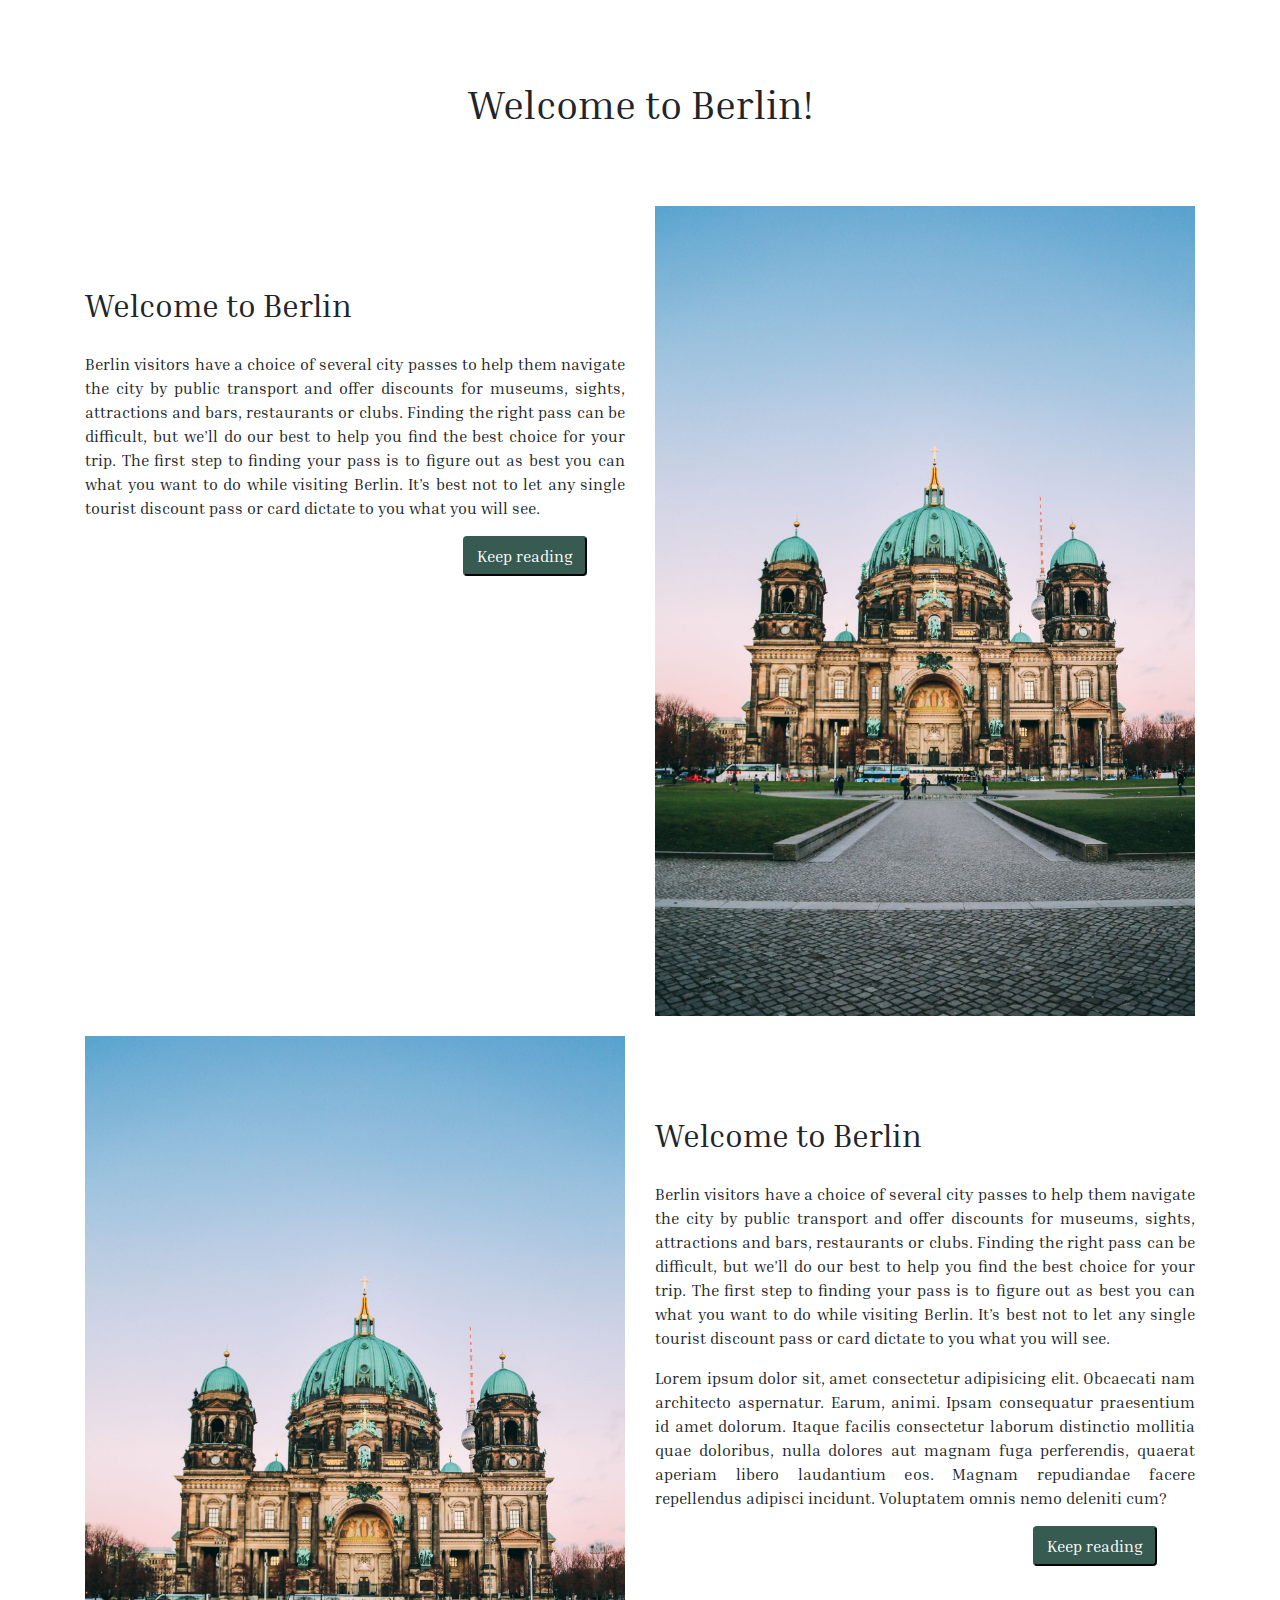
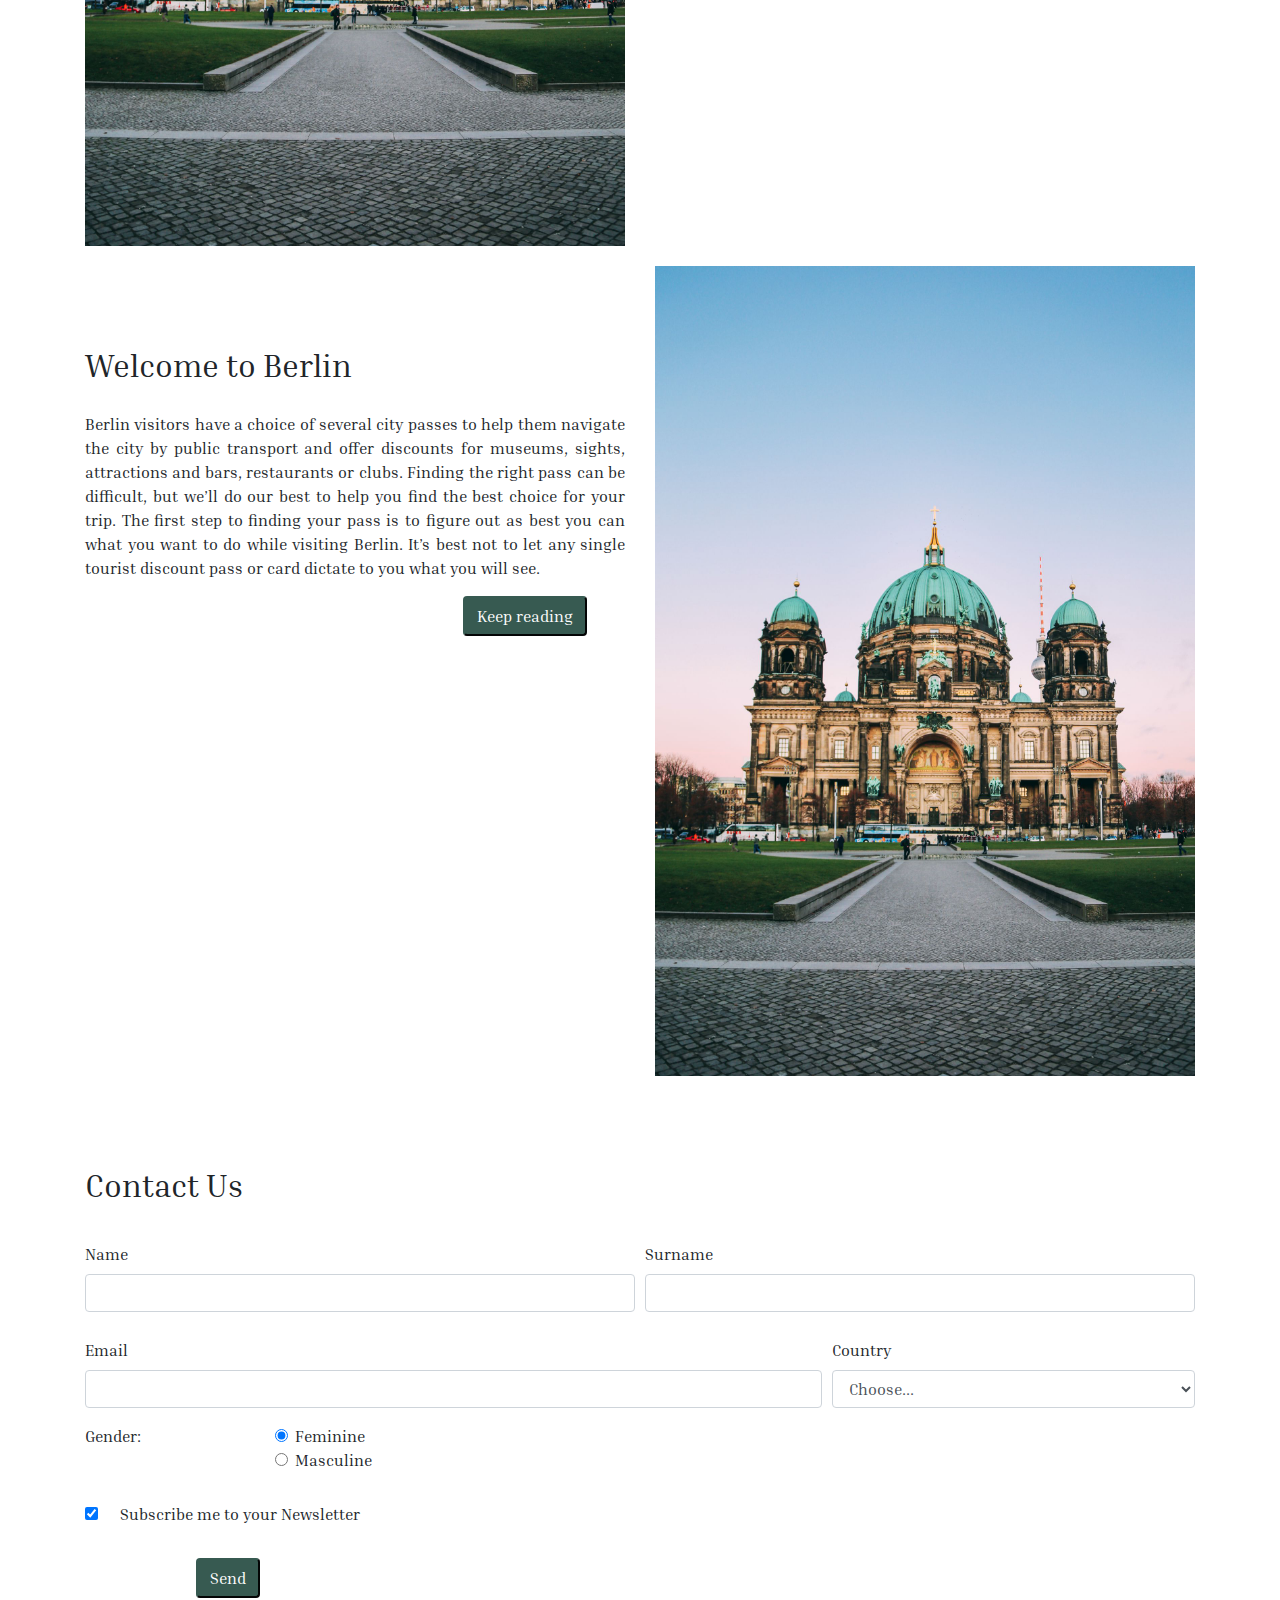
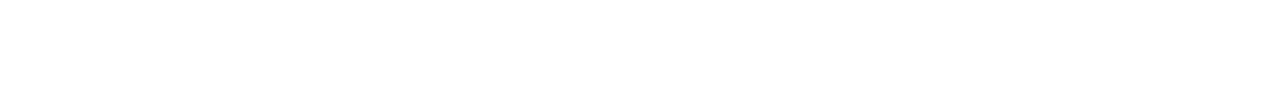
<file: index.html>
<!DOCTYPE html>
<html lang="en">

<head>
  <meta charset="UTF-8">
  <meta name="viewport" content="width=device-width, initial-scale=1.0">
  <meta http-equiv="X-UA-Compatible" content="ie=edge">
  <link href="https://fonts.googleapis.com/css?family=Ibarra+Real+Nova:400,600|Inria+Serif&display=swap"
    rel="stylesheet">

  <!-- Bootstrap-->
  <link rel="stylesheet" href="https://stackpath.bootstrapcdn.com/bootstrap/4.4.1/css/bootstrap.min.css"
    integrity="sha384-Vkoo8x4CGsO3+Hhxv8T/Q5PaXtkKtu6ug5TOeNV6gBiFeWPGFN9MuhOf23Q9Ifjh" crossorigin="anonymous">
  <link rel="stylesheet" href="style.css" />
  <title>Hello, new Semester!</title>
</head>

<body>

  <div class="container">
    <h1>Welcome to Berlin!</h1>

    <div class="row">
      <div class="col-md-6">
        <h2>Welcome to Berlin</h2>
        <p>Berlin visitors have a choice of several city passes to help them navigate the city by public transport and
          offer discounts for museums, sights, attractions and bars, restaurants or clubs. Finding the right pass can be
          difficult, but we’ll do our best to help you find the best choice for your trip. The first step to finding
          your pass is to figure out as best you can what you want to do while visiting Berlin. It’s best not to let any
          single tourist discount pass or card dictate to you what you will see. </p>
        <button class="press">Keep reading</button>
      </div>
      <div class="col-md-6">
        <img src="./Berlin1.jpg">
      </div>
    </div>



    <div class="row">
      <div class="col-md-6 order-md-6">
        <h2>Welcome to Berlin</h2>
        <p>Berlin visitors have a choice of several city passes to help them navigate the city by public transport and
          offer discounts for museums, sights, attractions and bars, restaurants or clubs. Finding the right pass can be
          difficult, but we’ll do our best to help you find the best choice for your trip. The first step to finding
          your pass is to figure out as best you can what you want to do while visiting Berlin. It’s best not to let any
          single tourist discount pass or card dictate to you what you will see. </p>
        <p>Lorem ipsum dolor sit, amet consectetur adipisicing elit. Obcaecati nam architecto aspernatur. Earum, animi.
          Ipsam consequatur praesentium id amet dolorum. Itaque facilis consectetur laborum distinctio mollitia quae
          doloribus, nulla dolores aut magnam fuga perferendis, quaerat aperiam libero laudantium eos. Magnam
          repudiandae facere repellendus adipisci incidunt. Voluptatem omnis nemo deleniti cum?</p>
        <button class="nopress">Keep reading</button>
      </div>
      <div class="col-md-6 order-md-0">
        <img src="./Berlin1.jpg">
      </div>
    </div>


    <div class="row">
      <div class="col-md-6">
        <h2>Welcome to Berlin</h2>
        <p>Berlin visitors have a choice of several city passes to help them navigate the city by public transport and
          offer discounts for museums, sights, attractions and bars, restaurants or clubs. Finding the right pass can be
          difficult, but we’ll do our best to help you find the best choice for your trip. The first step to finding
          your pass is to figure out as best you can what you want to do while visiting Berlin. It’s best not to let any
          single tourist discount pass or card dictate to you what you will see. </p>
        <button class="press">Keep reading</button>
      </div>
      <div class="col-md-6">
        <img src="./Berlin1.jpg">
      </div>
    </div>

<!--Form-->
    <div class="form">
      <h2>Contact Us</h2>
      <div class="form-row">
        <div class="form-group col-md-6">
          <label for="inputName">Name</label>
          <input type="name" class="form-control" id="inputName">
        </div>

        <div class="form-group col-md-6">
          <label for="inputSurname">Surname</label>
          <input type="surname" class="form-control" id="inputSurname">
        </div>
      </div>


      <div class="form-row">
        <div class="form-group col-md-8">
          <label for="inputEmail8">Email</label>
          <input type="email" class="form-control" id="inputEmail6">
        </div>

        <div class="form-group col-md-4">
          <label for="inputState">Country</label>
          <select id="inputState" class="form-control">
            <option selected>Choose...</option>
            <option>France</option>
            <option>Germany</option>
            <option>United Kingdom</option>
            <option>United States of America</option>
          </select>
        </div>
      </div>

      <fieldset class="form-group">
        <div class="row">
          <legend class="col-form-label col-md-2 pt-0">Gender:</legend>
          <div class="col-sm-10">
            <div class="form-check">
              <input class="form-check-input" type="radio" name="gridRadios" id="gridRadios1" value="option1" checked>
              <label class="form-check-label" for="gridRadios1">
                Feminine
              </label>
            </div>

            <div class="form-check">
              <input class="form-check-input" type="radio" name="gridRadios" id="gridRadios2" value="option2">
              <label class="form-check-label" for="gridRadios2">
                Masculine
              </label>
            </div>
          </div>
        </div>

        <div class="form-group row" id="Subscribe">
          <div class="col-md-4">
            <div class="form-check">
              <input class="form-check-input" type="checkbox" id="gridCheck1" checked>
              <label class="form-check-label" for="gridCheck1">
                <div class="col-md-12">Subscribe me to your Newsletter</div>

              </label>
            </div>
          </div>
        </div>
      </fieldset>
      <button type="submit" class="submit">Send</button>
      </form>
    </div>








</body>

</html>
</file>
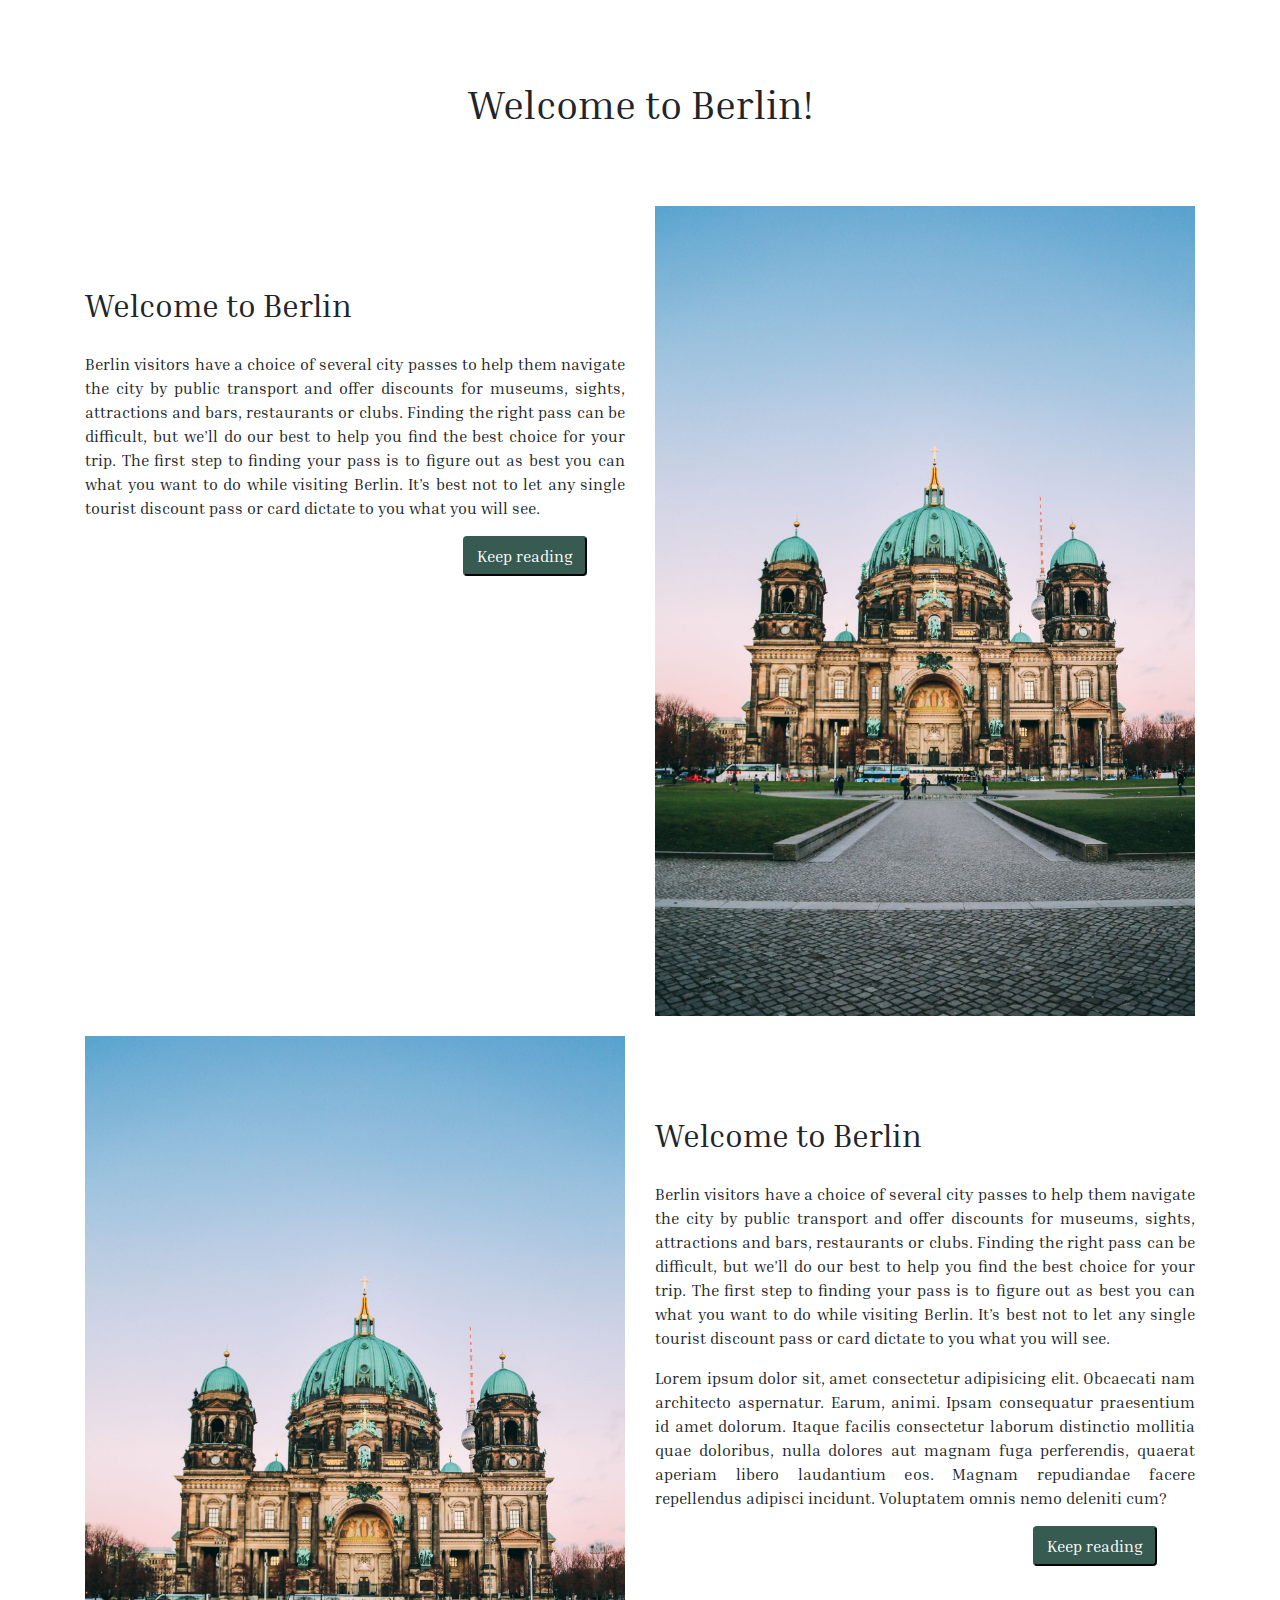
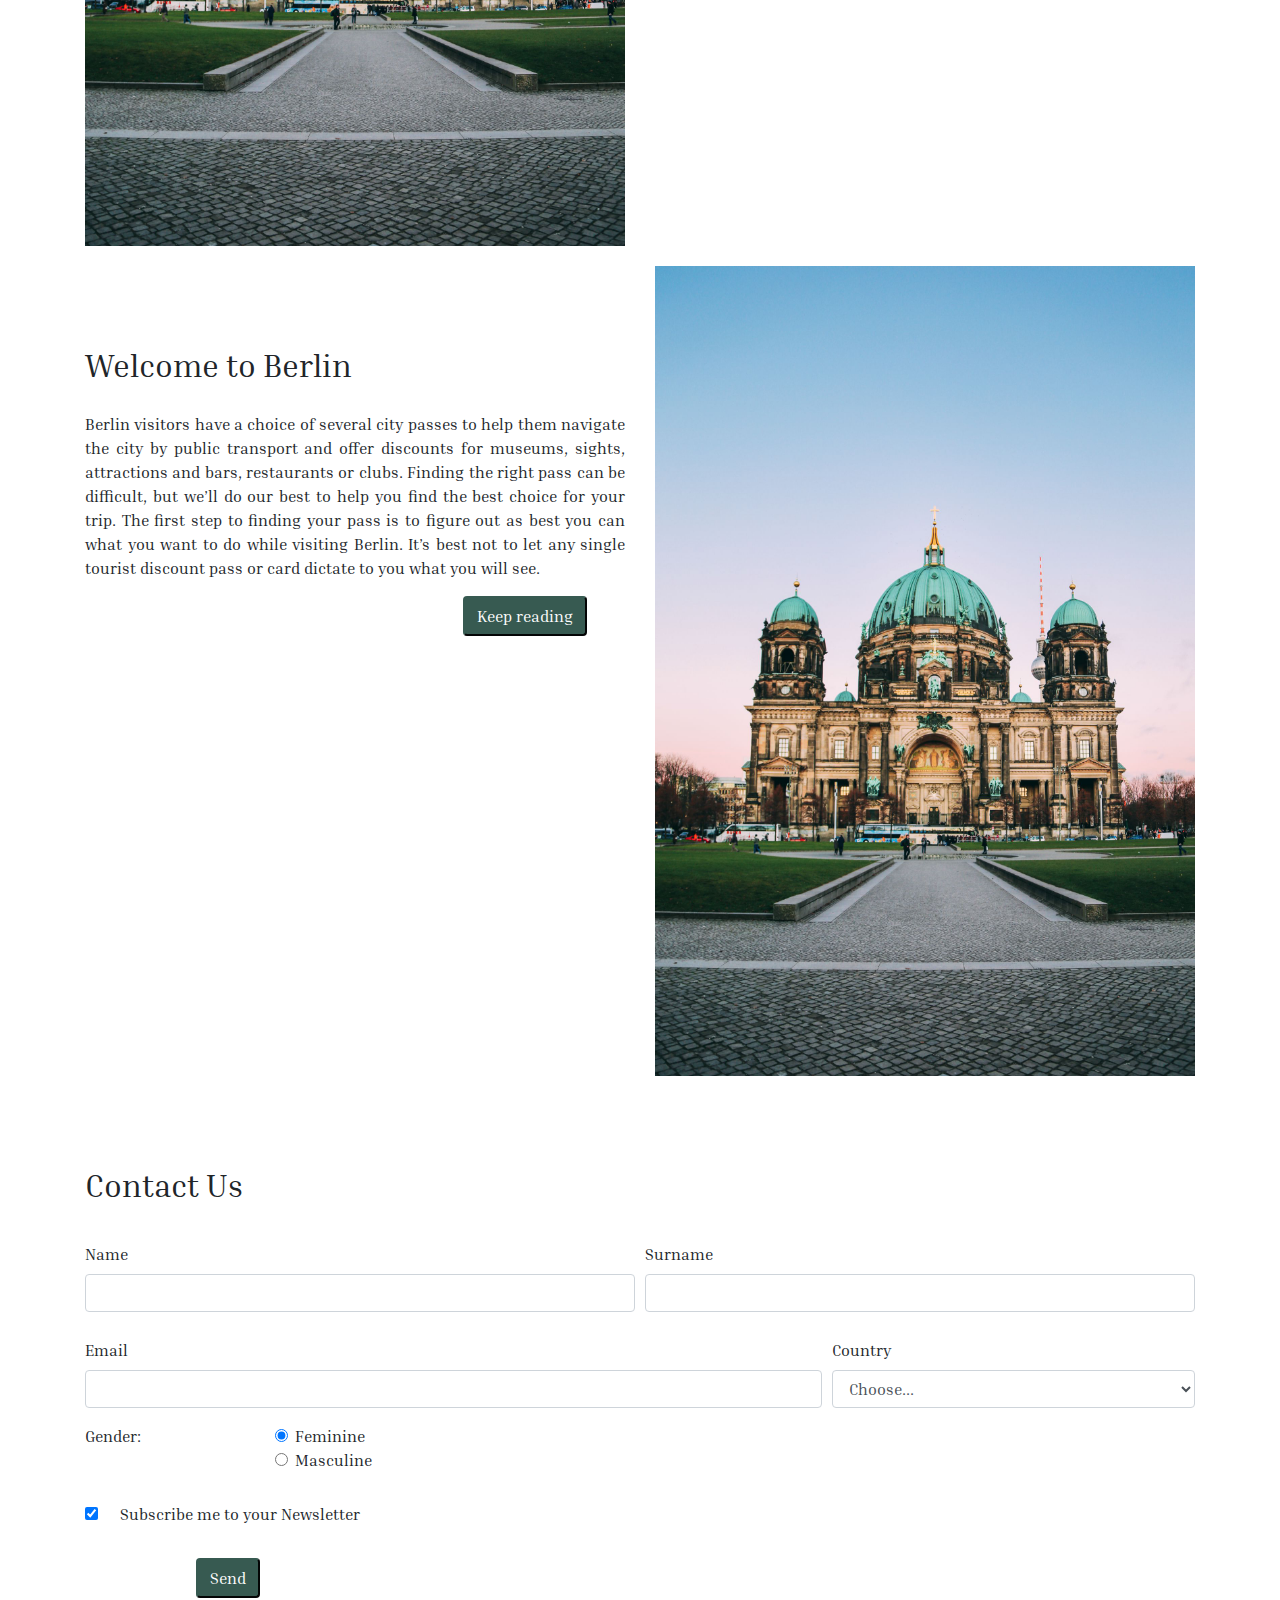
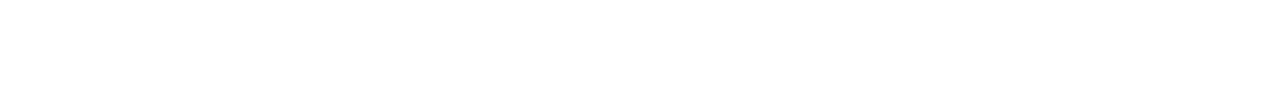
<file: bootstrap.html>
<!DOCTYPE html>
<html lang="en">

<head>
  <meta charset="UTF-8">
  <meta name="viewport" content="width=device-width, initial-scale=1.0">
  <meta http-equiv="X-UA-Compatible" content="ie=edge">
  <link href="https://fonts.googleapis.com/css?family=Ibarra+Real+Nova:400,600|Inria+Serif&display=swap"
    rel="stylesheet">

  <!-- Bootstrap-->
  <link rel="stylesheet" href="https://stackpath.bootstrapcdn.com/bootstrap/4.4.1/css/bootstrap.min.css"
    integrity="sha384-Vkoo8x4CGsO3+Hhxv8T/Q5PaXtkKtu6ug5TOeNV6gBiFeWPGFN9MuhOf23Q9Ifjh" crossorigin="anonymous">
  <link rel="stylesheet" href="style.css" />
  <title>Hello, new Semester!</title>
</head>

<body>

  <div class="container">
    <h1>Welcome to Berlin!</h1>

    <div class="row">
      <div class="col-md-6 ">
        <h2>Welcome to Berlin</h2>
        <p>Berlin visitors have a choice of several city passes to help them navigate the city by public transport and
          offer discounts for museums, sights, attractions and bars, restaurants or clubs. Finding the right pass can be
          difficult, but we’ll do our best to help you find the best choice for your trip. The first step to finding
          your pass is to figure out as best you can what you want to do while visiting Berlin. It’s best not to let any
          single tourist discount pass or card dictate to you what you will see. </p>
        <button class="press">Keep reading</button>
      </div>
      <div class="col-md-6 ">
        <img src="./Berlin1.jpg">
      </div>
    </div>



    <div class="row">
      <div class="col-md-6 order-md-6  ">
        <h2>Welcome to Berlin</h2>
        <p>Berlin visitors have a choice of several city passes to help them navigate the city by public transport and
          offer discounts for museums, sights, attractions and bars, restaurants or clubs. Finding the right pass can be
          difficult, but we’ll do our best to help you find the best choice for your trip. The first step to finding
          your pass is to figure out as best you can what you want to do while visiting Berlin. It’s best not to let any
          single tourist discount pass or card dictate to you what you will see. </p>
        <p>Lorem ipsum dolor sit, amet consectetur adipisicing elit. Obcaecati nam architecto aspernatur. Earum, animi.
          Ipsam consequatur praesentium id amet dolorum. Itaque facilis consectetur laborum distinctio mollitia quae
          doloribus, nulla dolores aut magnam fuga perferendis, quaerat aperiam libero laudantium eos. Magnam
          repudiandae facere repellendus adipisci incidunt. Voluptatem omnis nemo deleniti cum?</p>
        <button class="nopress">Keep reading</button>
      </div>
      <div class="col-md-6 order-md-0 ">
        <img src="./Berlin1.jpg">
      </div>
    </div>


    <div class="row">
      <div class="col-md-6 ">
        <h2>Welcome to Berlin</h2>
        <p>Berlin visitors have a choice of several city passes to help them navigate the city by public transport and
          offer discounts for museums, sights, attractions and bars, restaurants or clubs. Finding the right pass can be
          difficult, but we’ll do our best to help you find the best choice for your trip. The first step to finding
          your pass is to figure out as best you can what you want to do while visiting Berlin. It’s best not to let any
          single tourist discount pass or card dictate to you what you will see. </p>
        <button class="press">Keep reading</button>
      </div>
      <div class="col-md-6 ">
        <img src="./Berlin1.jpg">
      </div>
    </div>


    <div class="form">
      <h2>Contact Us</h2>
      <div class="form-row">
        <div class="form-group col-md-6">
          <label for="inputName">Name</label>
          <input type="name" class="form-control" id="inputName">
        </div>

        <div class="form-group col-md-6">
          <label for="inputSurname">Surname</label>
          <input type="surname" class="form-control" id="inputSurname">
        </div>
      </div>


      <div class="form-row">
        <div class="form-group col-md-8">
          <label for="inputEmail8">Email</label>
          <input type="email" class="form-control" id="inputEmail6">
        </div>

        <div class="form-group col-md-4">
          <label for="inputState">Country</label>
          <select id="inputState" class="form-control">
            <option selected>Choose...</option>
            <option>France</option>
            <option>Germany</option>
            <option>United Kingdom</option>
            <option>United States of America</option>
          </select>
        </div>
      </div>

      <fieldset class="form-group">
        <div class="row">
          <legend class="col-form-label col-md-2 pt-0">Gender:</legend>
          <div class="col-sm-10">
            <div class="form-check">
              <input class="form-check-input" type="radio" name="gridRadios" id="gridRadios1" value="option1" checked>
              <label class="form-check-label" for="gridRadios1">
                Feminine
              </label>
            </div>

            <div class="form-check">
              <input class="form-check-input" type="radio" name="gridRadios" id="gridRadios2" value="option2">
              <label class="form-check-label" for="gridRadios2">
                Masculine
              </label>
            </div>
          </div>
        </div>

        <div class="form-group row" id="Subscribe">
          <div class="col-md-4">
            <div class="form-check">
              <input class="form-check-input" type="checkbox" id="gridCheck1" checked>
              <label class="form-check-label" for="gridCheck1">
                <div class="col-md-12">Subscribe me to your Newsletter</div>

              </label>
            </div>
          </div>
        </div>
      </fieldset>
      <button type="submit" class="submit">Send</button>
      </form>
    </div>








</body>

</html>
</file>
<file: style.css>
.container{
    margin-top: 20px;
    margin-bottom: 100px;
    font-family: 'Inria Serif', serif;
    
}

[class*=col-md-6]{
    padding-top: 10px;
    padding-bottom: 10px;
}

img{
    width: 100%;
}
h1{
    padding-top: 60px;
    text-align: center;
    padding-bottom: 60px;
}
h2{
    padding-top: 80px;
    padding-bottom: 20px;
}

p{
    margin-bottom: 1rem;
    text-align: justify;
}

.press{
    color: #fff;
    background-color: #375a51;
    border-color: #375a51;
    margin-left:70%; 
    padding: .375rem .75rem;
    border-radius: .25rem;
    display: inline-block;
    font-weight: 400;
    font-size: 1rem;
    line-height: 1.5;
}

.press:hover{
    background-color: lightgray;
    border-color: #fff;
    display: inline-block;
    transition: color .15s ease-in-out,background-color .15s ease-in-out,border-color .15s ease-in-out,box-shadow .15s ease-in-out;
}

.nopress{
    color: #fff;
    background-color: #375a51;
    border-color: #375a51;
    margin-left:70%; 
    padding: .375rem .75rem;
    border-radius: .25rem;
    display: inline-block;
    font-weight: 400;
    font-size: 1rem;
    line-height: 1.5;
}

.nopress:hover{
    background-color: lightgray;
    border-color: #fff;
    display: inline-block;
    transition: color .15s ease-in-out,background-color .15s ease-in-out,border-color .15s ease-in-out,box-shadow .15s ease-in-out;
}

#Subscribe{
    padding-top: 30px;
    padding-top: -10px;
    
}

.submit {
    color: #fff;
    background-color: #375a51;
    border-color: #375a51;
    margin-left: 10%;
    padding: .375rem .75rem;
    border-radius: .25rem;
    display: inline-block;
    font-weight: 400;
    font-size: 1rem;
    line-height: 1.5;
}
    
.submit:hover{
    background-color: lightgray;
    border-color: #fff;
    display: inline-block;
    transition: color .15s ease-in-out,background-color .15s ease-in-out,border-color .15s ease-in-out,box-shadow .15s ease-in-out;
}
</file>
